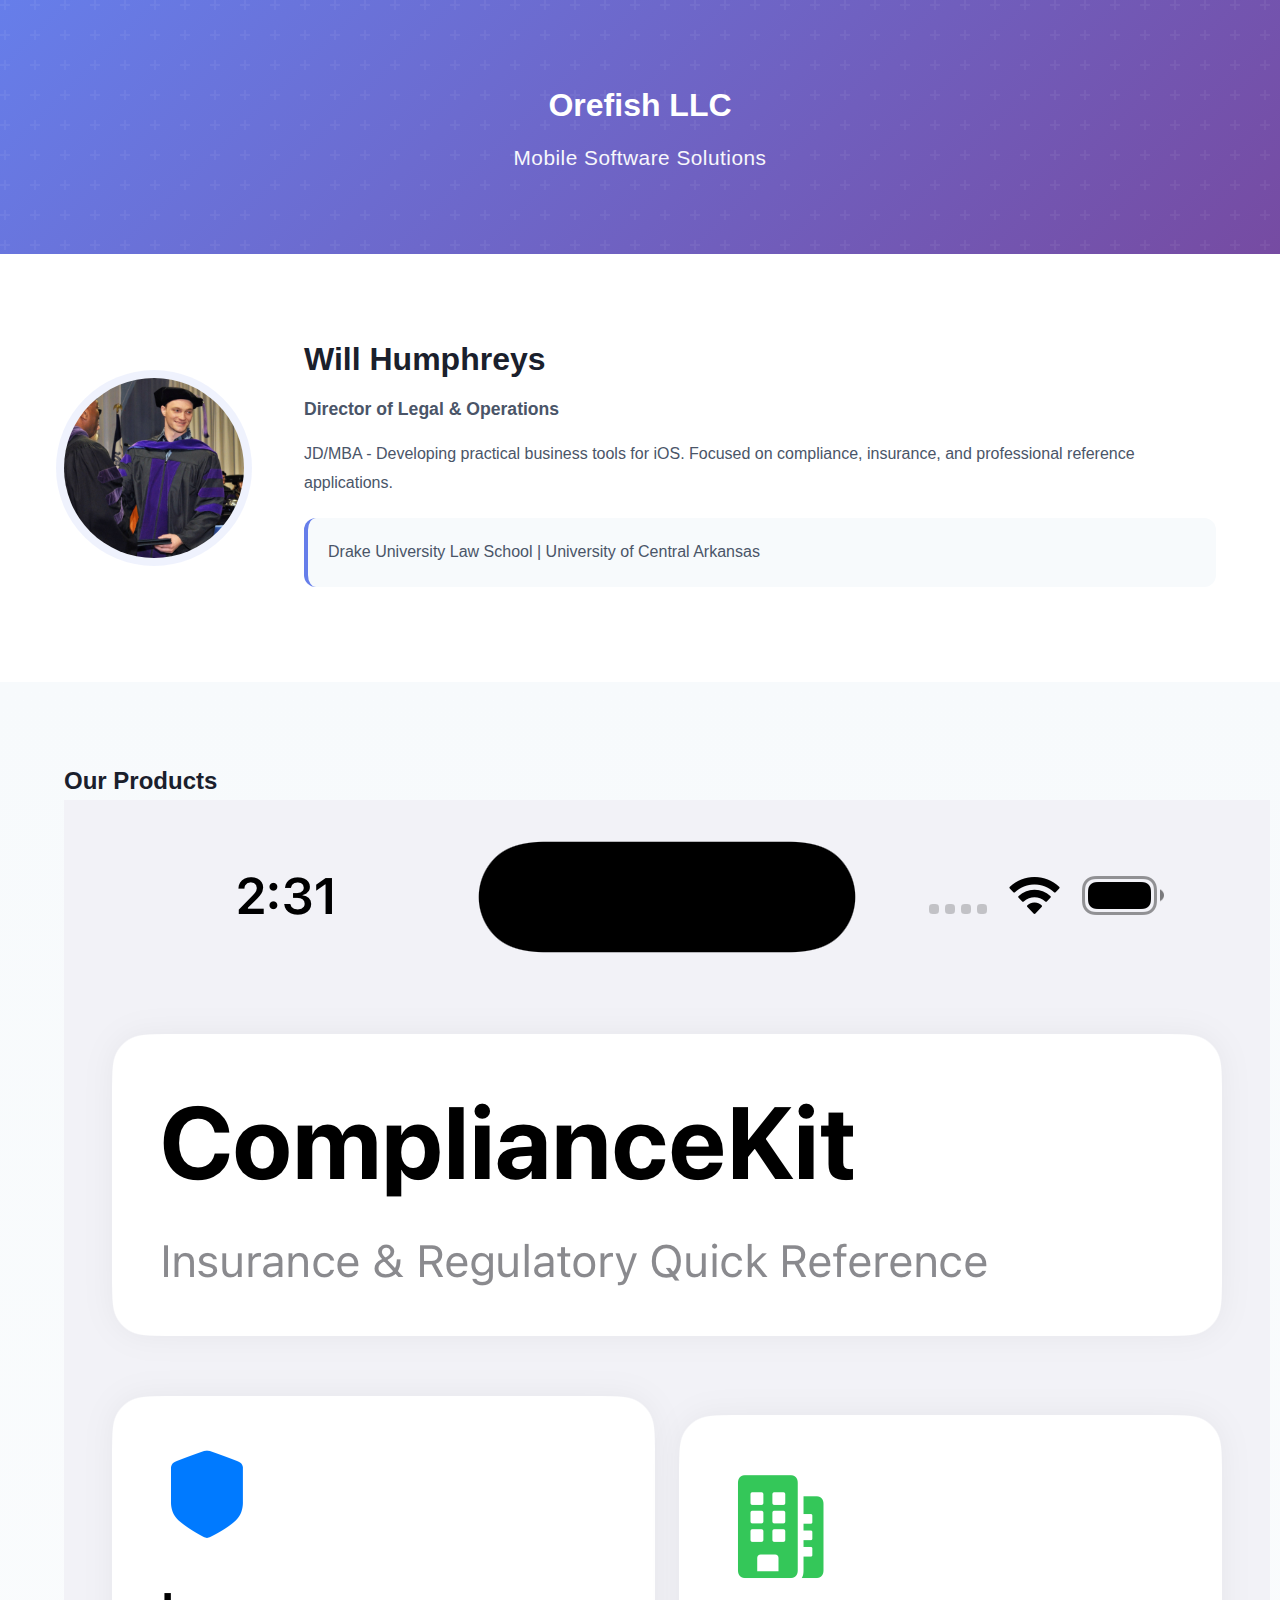
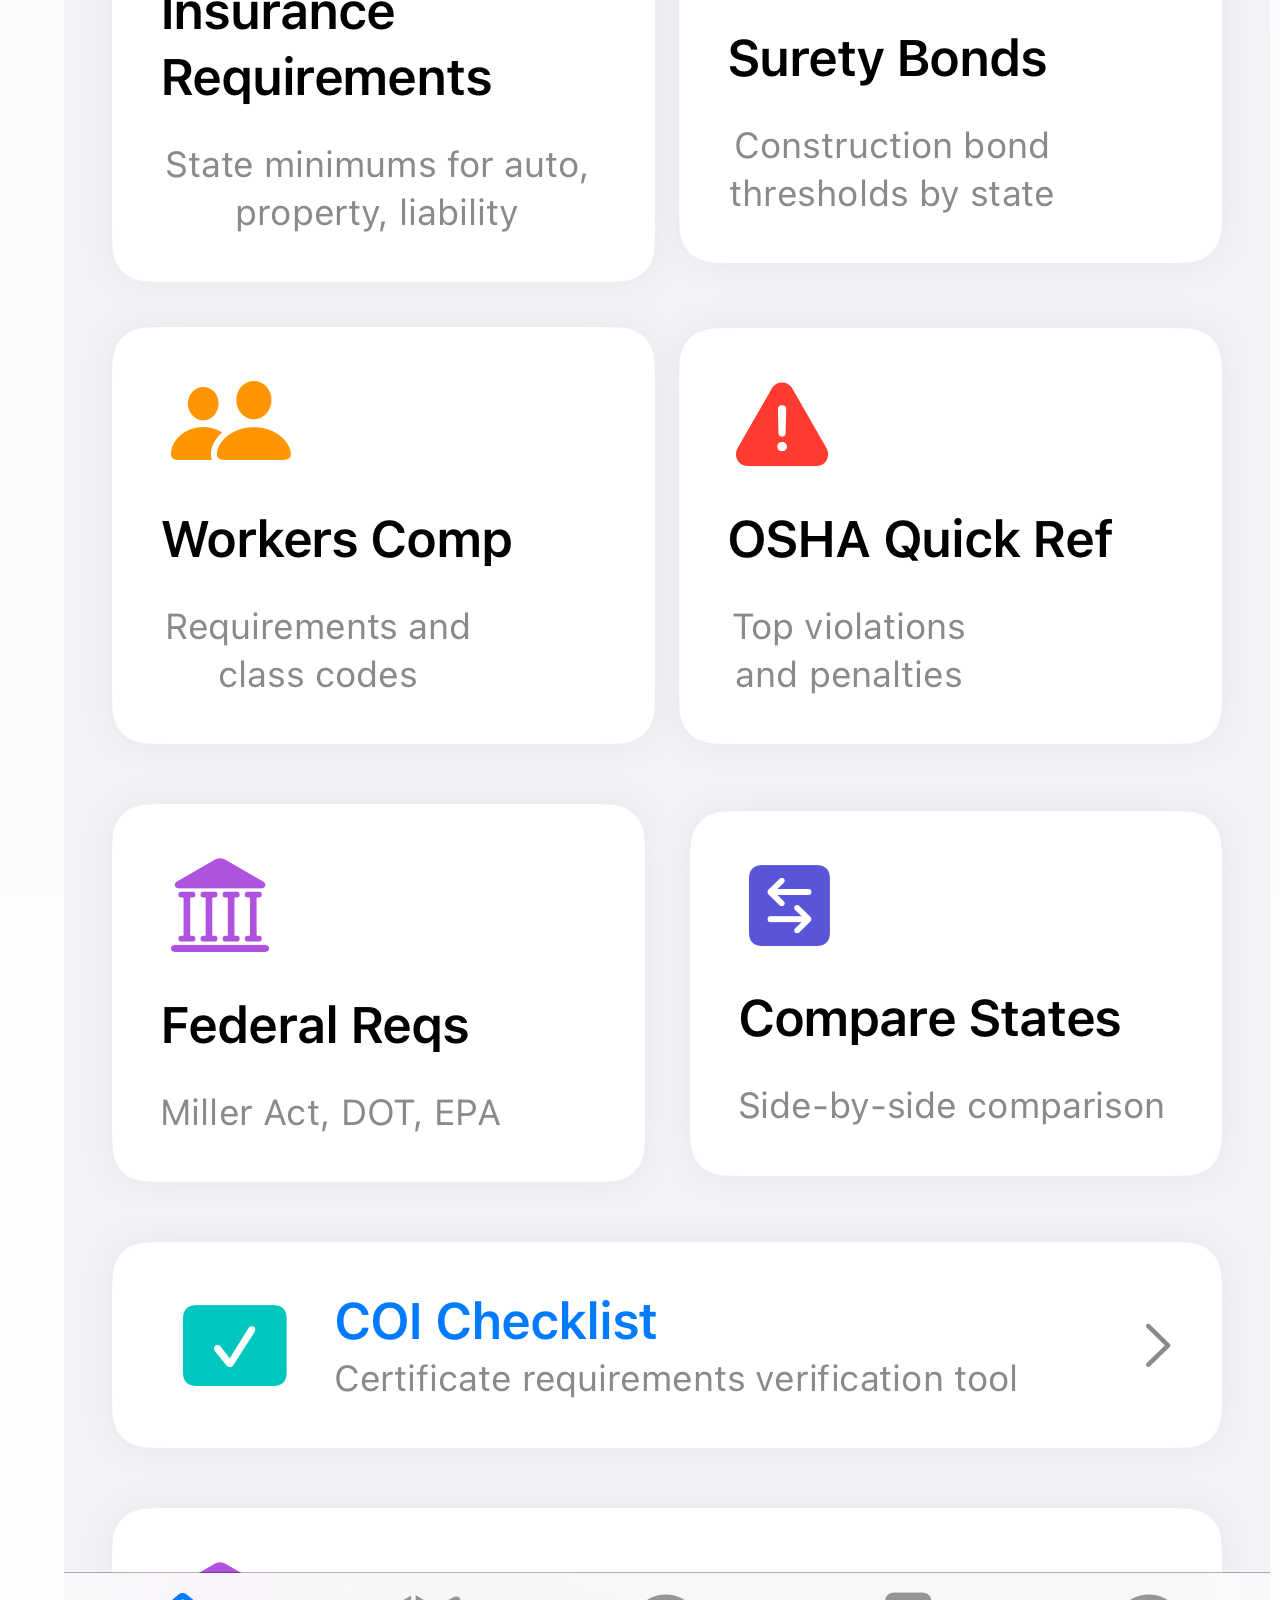
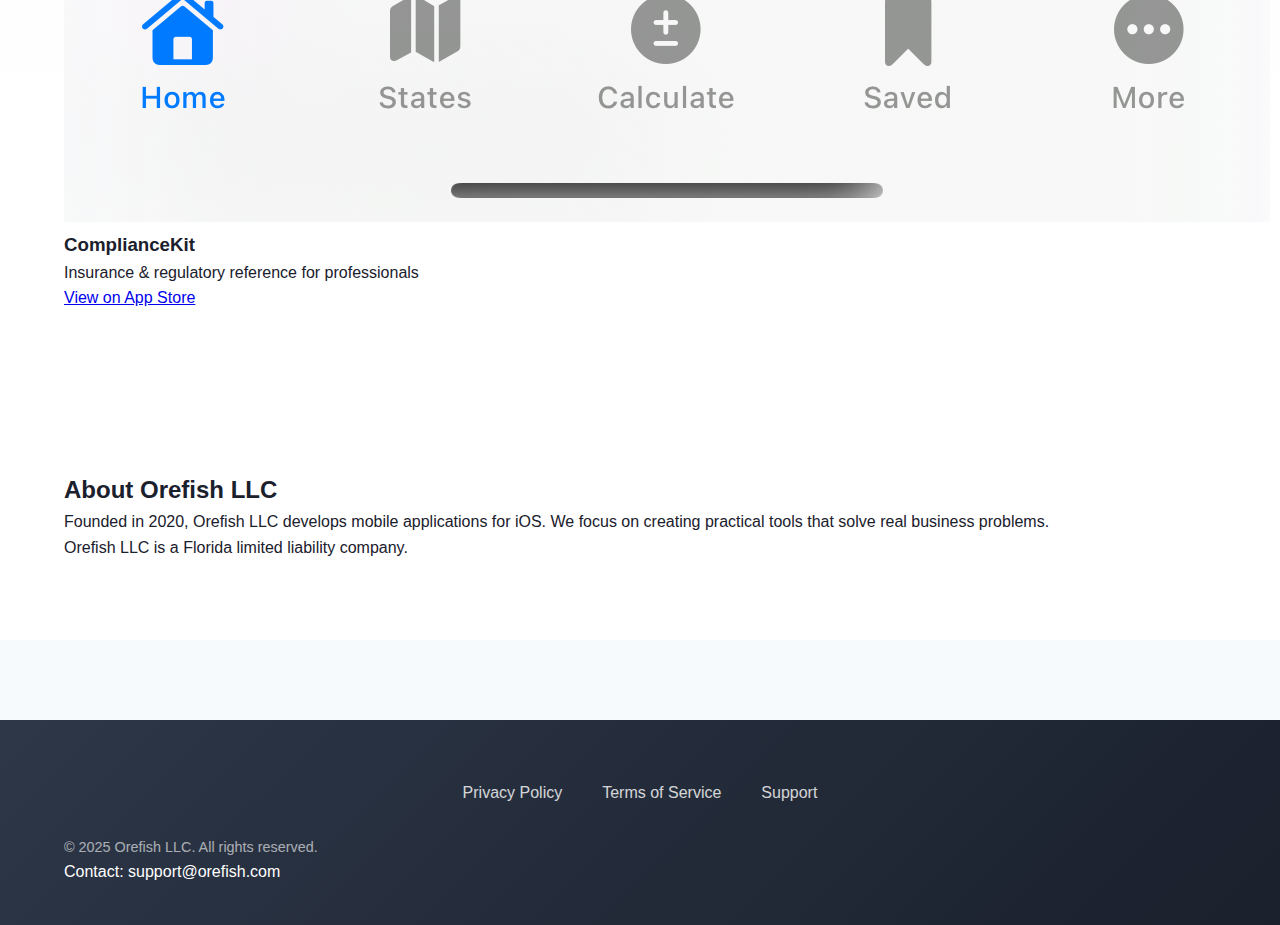
<file: index.html>
<!DOCTYPE html>
<html lang="en">
<head>
    <meta charset="UTF-8">
    <meta name="viewport" content="width=device-width, initial-scale=1.0">
    <title>Orefish LLC - Mobile Software Development</title>
    <link rel="stylesheet" href="style.css">
</head>
<body>
    <header>
        <div class="container">
            <h1>Orefish LLC</h1>
            <p class="tagline">Mobile Software Solutions</p>
        </div>
    </header>

    <section class="about">
        <div class="container">
            <div class="profile">
                <img src="profile.png" alt="Will Humphreys" class="profile-img">
                <div class="bio">
                    <h2>Will Humphreys</h2>
                    <p class="title">Director of Legal & Operations</p>
                    <p>JD/MBA - Developing practical business tools for iOS. Focused on compliance, insurance, and professional reference applications.</p>
                    <p class="credentials">Drake University Law School | University of Central Arkansas</p>
                </div>
            </div>
        </div>
    </section>

    <section class="products">
        <div class="container">
            <h2>Our Products</h2>
            <div class="app-grid">
                <div class="app-card">
                    <img src="compliancekit-icon.png" alt="ComplianceKit" class="app-icon">
                    <h3>ComplianceKit</h3>
                    <p>Insurance & regulatory reference for professionals</p>
                    <a href="https://apps.apple.com/app/idXXXXXXXXX" class="app-link">View on App Store</a>
                </div>
                <!-- Add more apps here -->
            </div>
        </div>
    </section>

    <section class="company">
        <div class="container">
            <h2>About Orefish LLC</h2>
            <p>Founded in 2020, Orefish LLC develops mobile applications for iOS. We focus on creating practical tools that solve real business problems.</p>
            <p class="legal-entity">Orefish LLC is a Florida limited liability company.</p>
        </div>
    </section>

    <footer>
        <div class="container">
            <div class="footer-links">
                <a href="privacy.html">Privacy Policy</a>
                <a href="terms.html">Terms of Service</a>
                <a href="support.html">Support</a>
            </div>
            <p class="copyright">© 2025 Orefish LLC. All rights reserved.</p>
            <p class="contact">Contact: support@orefish.com</p>
        </div>
    </footer>
</body>
</html>
</file>
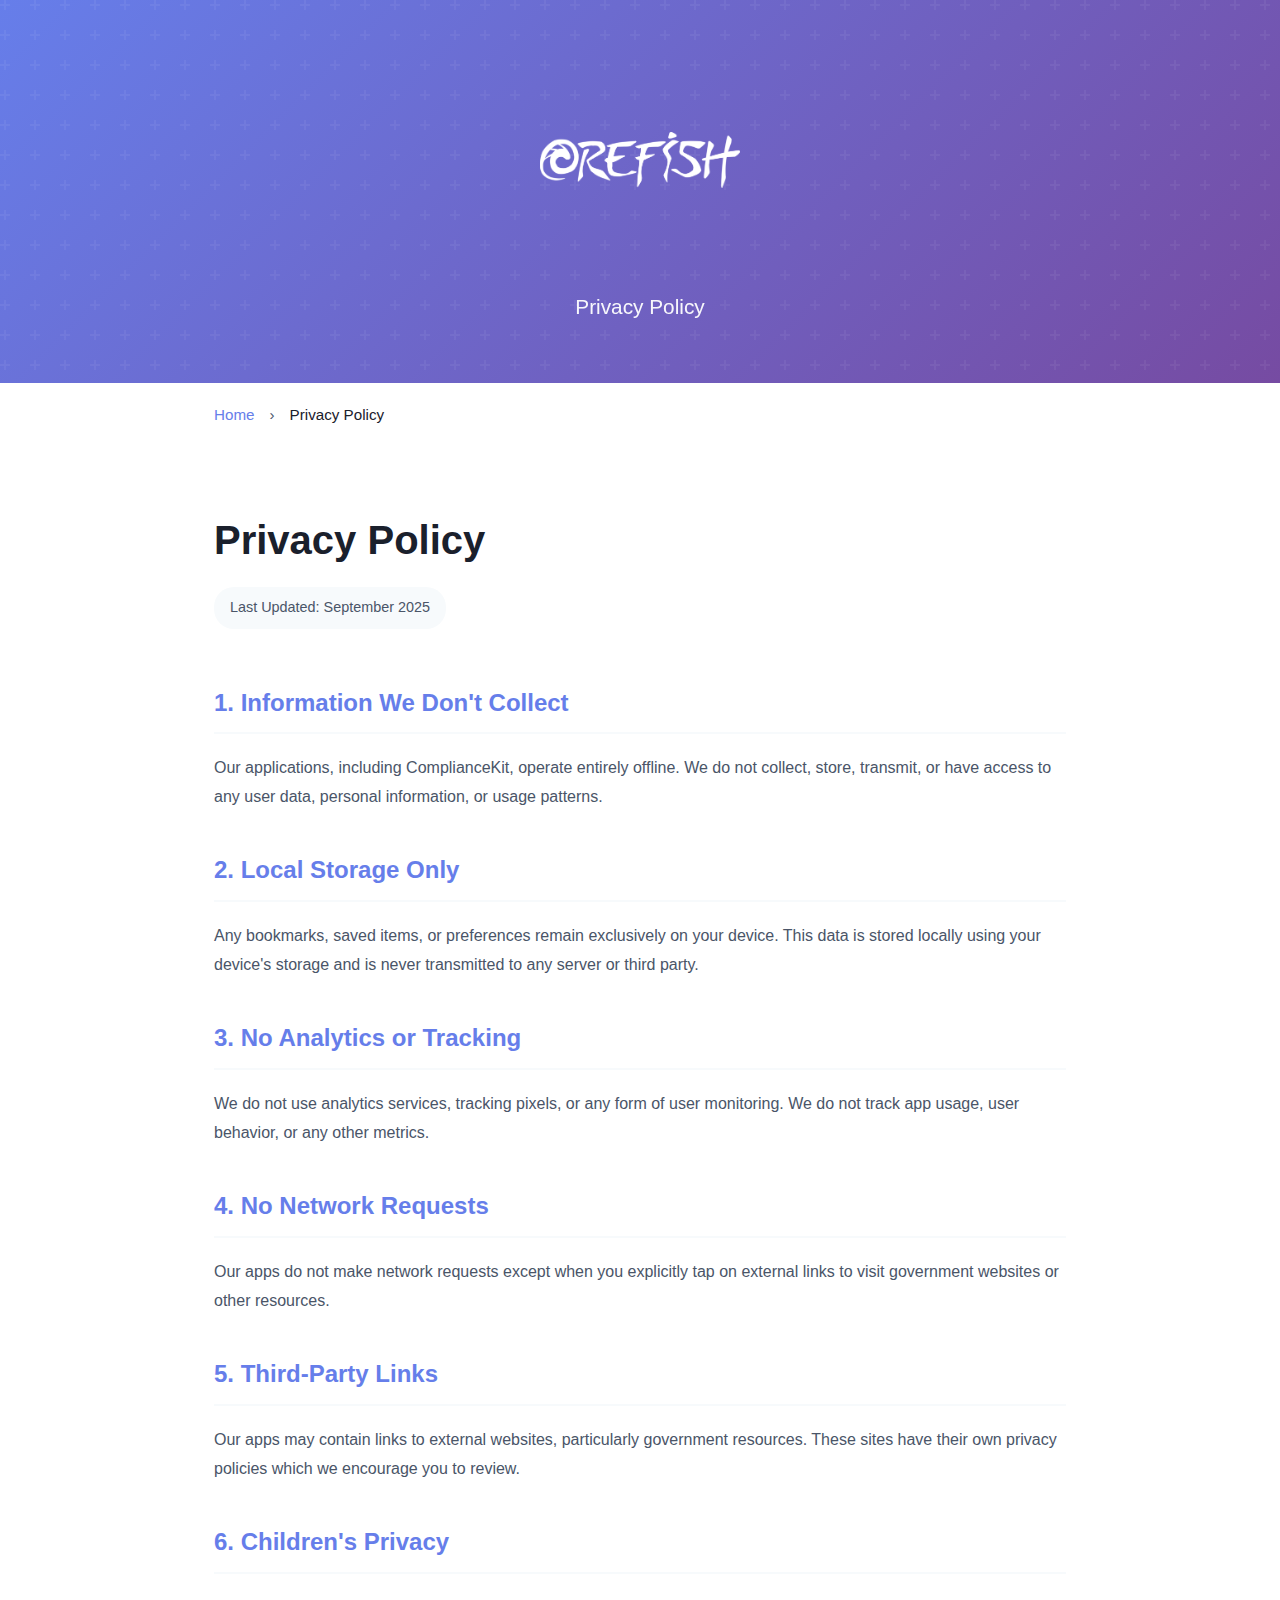
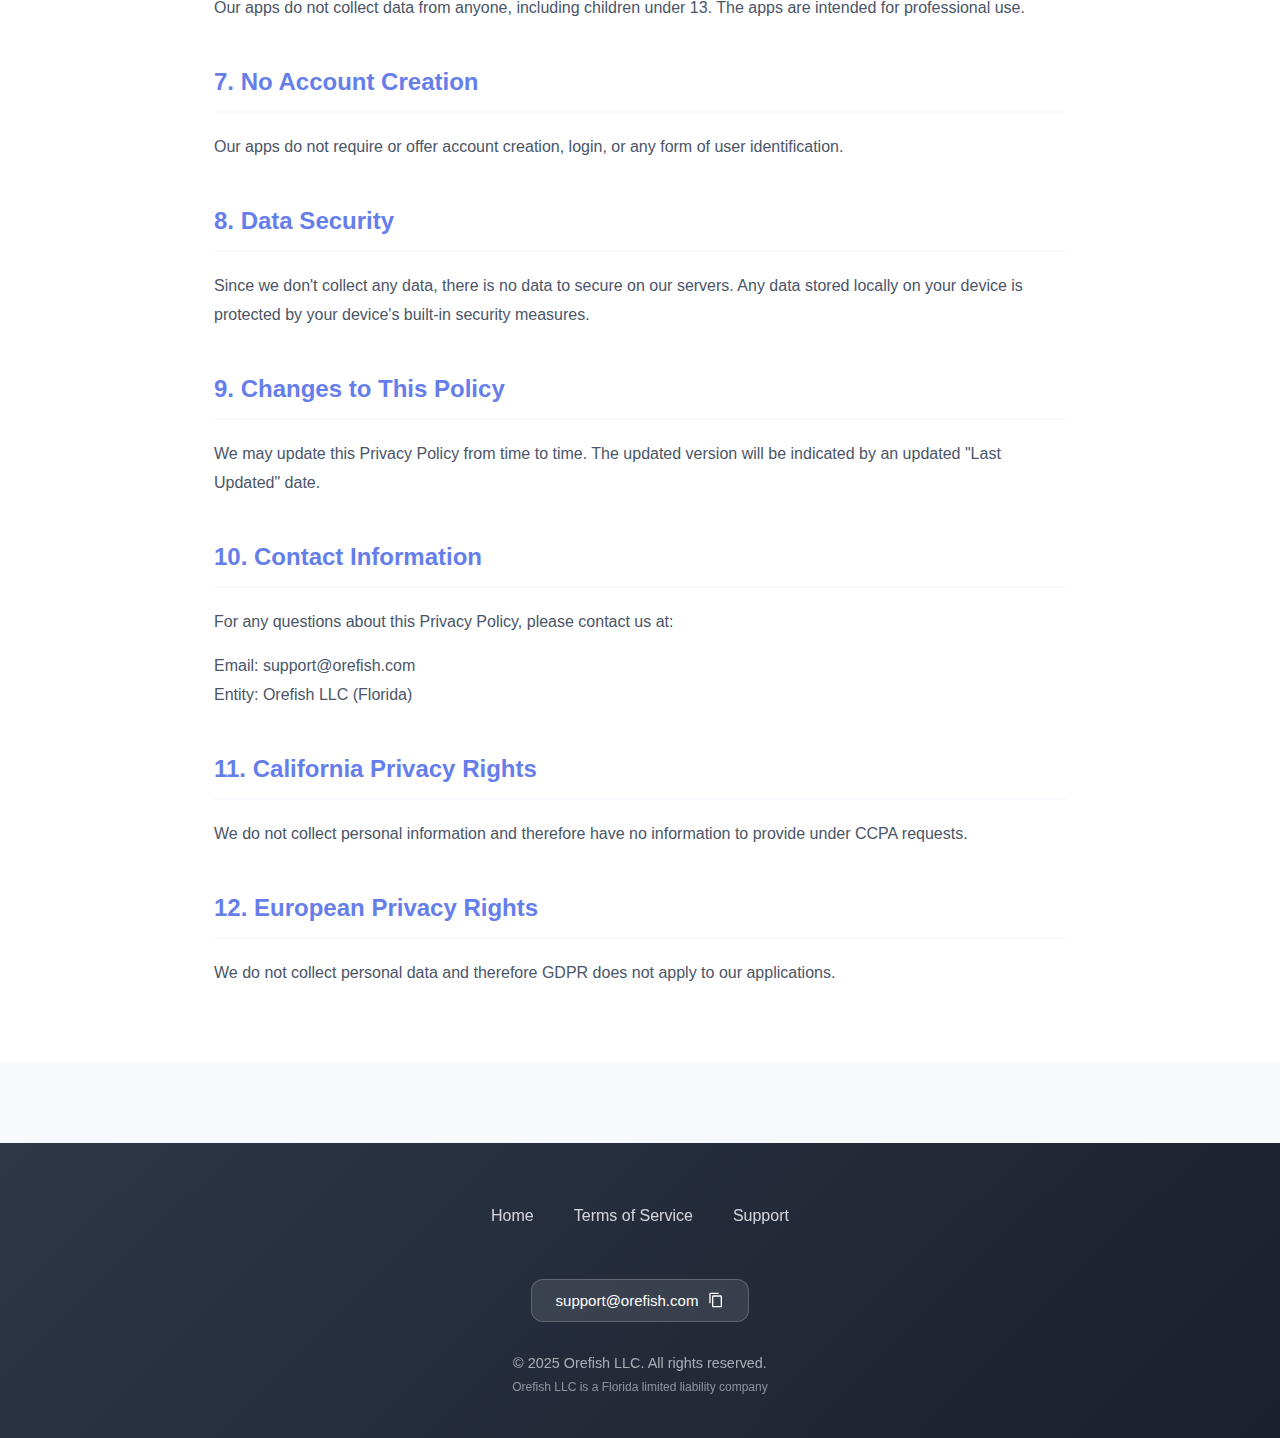
<file: privacy.html>
<!DOCTYPE html>
<html lang="en">
<head>
    <meta charset="UTF-8">
    <meta name="viewport" content="width=device-width, initial-scale=1.0">
    <title>Privacy Policy - Orefish LLC</title>
    <meta name="description" content="Privacy Policy for Orefish LLC iOS applications. We don't collect any user data.">
    
    <style>
        * {
            margin: 0;
            padding: 0;
            box-sizing: border-box;
        }

        :root {
            --primary: #667eea;
            --primary-dark: #5a67d8;
            --secondary: #764ba2;
            --text-dark: #1a202c;
            --text-light: #4a5568;
            --bg-light: #f7fafc;
            --white: #ffffff;
            --shadow-sm: 0 1px 3px rgba(0,0,0,0.12);
            --shadow-md: 0 4px 6px rgba(0,0,0,0.1);
        }

        body {
            font-family: -apple-system, BlinkMacSystemFont, 'Segoe UI', 'Inter', sans-serif;
            line-height: 1.6;
            color: var(--text-dark);
            background: var(--bg-light);
        }

        .container {
            max-width: 900px;
            margin: 0 auto;
            padding: 0 24px;
        }

        /* Header */
        header {
            background: linear-gradient(135deg, var(--primary) 0%, var(--secondary) 100%);
            color: white;
            padding: 60px 0;
            text-align: center;
            position: relative;
        }

        header::before {
            content: '';
            position: absolute;
            top: 0;
            left: 0;
            right: 0;
            bottom: 0;
            background: url("data:image/svg+xml,%3Csvg width='60' height='60' viewBox='0 0 60 60' xmlns='http://www.w3.org/2000/svg'%3E%3Cg fill='none' fill-rule='evenodd'%3E%3Cg fill='%23ffffff' fill-opacity='0.05'%3E%3Cpath d='M36 34v-4h-2v4h-4v2h4v4h2v-4h4v-2h-4zm0-30V0h-2v4h-4v2h4v4h2V6h4V4h-4zM6 34v-4H4v4H0v2h4v4h2v-4h4v-2H6zM6 4V0H4v4H0v2h4v4h2V6h4V4H6z'/%3E%3C/g%3E%3C/g%3E%3C/svg%3E");
        }

        .header-content {
            position: relative;
            z-index: 1;
        }

        .logo-link {
            display: inline-flex;
            align-items: center;
            gap: 15px;
            text-decoration: none;
            color: white;
            margin-bottom: 20px;
        }

        .logo {
            width: 200px;
            height: 200px;
        }

        .logo img {
            width: 100%;
            height: 100%;
            object-fit: contain;
            filter: brightness(0) invert(1);
        }

        .site-title {
            font-size: 2em;
            font-weight: 700;
        }

        .page-title {
            font-size: 1.3em;
            opacity: 0.95;
            font-weight: 300;
            margin-top: 10px;
        }

        /* Breadcrumb Navigation */
        .breadcrumb {
            background: white;
            padding: 20px 0;
            box-shadow: var(--shadow-sm);
        }

        .breadcrumb-nav {
            display: flex;
            align-items: center;
            gap: 15px;
            font-size: 0.95em;
        }

        .breadcrumb-nav a {
            color: var(--primary);
            text-decoration: none;
            transition: opacity 0.3s;
        }

        .breadcrumb-nav a:hover {
            opacity: 0.7;
        }

        .breadcrumb-separator {
            color: var(--text-light);
        }

        /* Content */
        .legal-content {
            background: white;
            padding: 60px 0;
            min-height: 60vh;
        }

        .legal-content h1 {
            color: var(--text-dark);
            margin-bottom: 15px;
            font-size: 2.5em;
        }

        .legal-content h2 {
            color: var(--primary);
            margin-top: 40px;
            margin-bottom: 20px;
            font-size: 1.5em;
            padding-bottom: 10px;
            border-bottom: 2px solid var(--bg-light);
        }

        .legal-content p {
            color: var(--text-light);
            margin-bottom: 15px;
            line-height: 1.8;
        }

        .last-updated {
            display: inline-block;
            color: var(--text-light);
            font-size: 0.9em;
            padding: 8px 16px;
            background: var(--bg-light);
            border-radius: 20px;
            margin-bottom: 40px;
        }

        /* Footer */
        footer {
            background: linear-gradient(135deg, #2d3748 0%, #1a202c 100%);
            color: white;
            padding: 60px 0 40px;
            margin-top: 80px;
        }

        .footer-content {
            text-align: center;
        }

        .footer-links {
            display: flex;
            justify-content: center;
            gap: 40px;
            margin-bottom: 30px;
        }

        .footer-links a {
            color: white;
            text-decoration: none;
            opacity: 0.8;
            transition: all 0.3s;
        }

        .footer-links a:hover {
            opacity: 1;
            transform: translateY(-2px);
        }

        .email-button {
            display: inline-flex;
            align-items: center;
            gap: 10px;
            padding: 12px 24px;
            background: rgba(255,255,255,0.1);
            border: 1px solid rgba(255,255,255,0.2);
            border-radius: 12px;
            color: white;
            cursor: pointer;
            transition: all 0.3s;
            margin-top: 20px;
            font-size: 15px;
            font-family: inherit;
        }

        .email-button:hover {
            background: rgba(255,255,255,0.15);
            transform: translateY(-2px);
        }

        .email-button.copied {
            background: #48bb78;
            border-color: #48bb78;
        }

        .copyright {
            margin-top: 30px;
            opacity: 0.6;
            font-size: 0.9em;
        }

        /* Mobile Responsive */
        @media (max-width: 768px) {
            .legal-content h1 {
                font-size: 2em;
            }

            .footer-links {
                flex-direction: column;
                gap: 20px;
            }
        }
    </style>
</head>
<body>
    <!-- Header -->
    <header>
        <div class="container">
            <div class="header-content">
                <a href="/" class="logo-link">
                    <div class="logo">
                        <img src="orefishlogo_white_conformed.png" alt="Orefish LLC">
                    </div>
                </a>
                <p class="page-title">Privacy Policy</p>
            </div>
        </div>
    </header>

    <!-- Breadcrumb -->
    <div class="breadcrumb">
        <div class="container">
            <nav class="breadcrumb-nav">
                <a href="/">Home</a>
                <span class="breadcrumb-separator">›</span>
                <span>Privacy Policy</span>
            </nav>
        </div>
    </div>

    <!-- Content -->
    <div class="legal-content">
        <div class="container">
            <h1>Privacy Policy</h1>
            <p class="last-updated">Last Updated: September 2025</p>

            <h2>1. Information We Don't Collect</h2>
            <p>Our applications, including ComplianceKit, operate entirely offline. We do not collect, store, transmit, or have access to any user data, personal information, or usage patterns.</p>

            <h2>2. Local Storage Only</h2>
            <p>Any bookmarks, saved items, or preferences remain exclusively on your device. This data is stored locally using your device's storage and is never transmitted to any server or third party.</p>

            <h2>3. No Analytics or Tracking</h2>
            <p>We do not use analytics services, tracking pixels, or any form of user monitoring. We do not track app usage, user behavior, or any other metrics.</p>

            <h2>4. No Network Requests</h2>
            <p>Our apps do not make network requests except when you explicitly tap on external links to visit government websites or other resources.</p>

            <h2>5. Third-Party Links</h2>
            <p>Our apps may contain links to external websites, particularly government resources. These sites have their own privacy policies which we encourage you to review.</p>

            <h2>6. Children's Privacy</h2>
            <p>Our apps do not collect data from anyone, including children under 13. The apps are intended for professional use.</p>

            <h2>7. No Account Creation</h2>
            <p>Our apps do not require or offer account creation, login, or any form of user identification.</p>

            <h2>8. Data Security</h2>
            <p>Since we don't collect any data, there is no data to secure on our servers. Any data stored locally on your device is protected by your device's built-in security measures.</p>

            <h2>9. Changes to This Policy</h2>
            <p>We may update this Privacy Policy from time to time. The updated version will be indicated by an updated "Last Updated" date.</p>

            <h2>10. Contact Information</h2>
            <p>For any questions about this Privacy Policy, please contact us at:</p>
            <p>
                Email: support@orefish.com<br>
                Entity: Orefish LLC (Florida)
            </p>

            <h2>11. California Privacy Rights</h2>
            <p>We do not collect personal information and therefore have no information to provide under CCPA requests.</p>

            <h2>12. European Privacy Rights</h2>
            <p>We do not collect personal data and therefore GDPR does not apply to our applications.</p>
        </div>
    </div>

    <!-- Footer -->
    <footer>
        <div class="container">
            <div class="footer-content">
                <div class="footer-links">
                    <a href="/">Home</a>
                    <a href="/terms">Terms of Service</a>
                    <a href="/support">Support</a>
                </div>
                
                <button class="email-button" onclick="copyEmail()" id="emailButton">
                    <span id="emailText">support@orefish.com</span>
                    <svg id="copyIcon" width="16" height="16" fill="currentColor" viewBox="0 0 24 24">
                        <path d="M16 1H4c-1.1 0-2 .9-2 2v14h2V3h12V1zm3 4H8c-1.1 0-2 .9-2 2v14c0 1.1.9 2 2 2h11c1.1 0 2-.9 2-2V7c0-1.1-.9-2-2-2zm0 16H8V7h11v14z"/>
                    </svg>
                </button>
                
                <p class="copyright">
                    © 2025 Orefish LLC. All rights reserved.<br>
                    <small style="opacity: 0.8;">Orefish LLC is a Florida limited liability company</small>
                </p>
            </div>
        </div>
    </footer>

    <script>
        // Email copy functionality
        function copyEmail() {
            const email = 'support@orefish.com';
            const button = document.getElementById('emailButton');
            const text = document.getElementById('emailText');
            const icon = document.getElementById('copyIcon');
            
            navigator.clipboard.writeText(email).then(() => {
                button.classList.add('copied');
                text.textContent = 'Copied!';
                icon.innerHTML = '<path d="M9 16.17L4.83 12l-1.42 1.41L9 19 21 7l-1.41-1.41z"/>';
                
                setTimeout(() => {
                    button.classList.remove('copied');
                    text.textContent = email;
                    icon.innerHTML = '<path d="M16 1H4c-1.1 0-2 .9-2 2v14h2V3h12V1zm3 4H8c-1.1 0-2 .9-2 2v14c0 1.1.9 2 2 2h11c1.1 0 2-.9 2-2V7c0-1.1-.9-2-2-2zm0 16H8V7h11v14z"/>';
                }, 2000);
            }).catch(() => {
                window.location.href = `mailto:${email}`;
            });
        }
    </script>
</body>
</html>
</file>
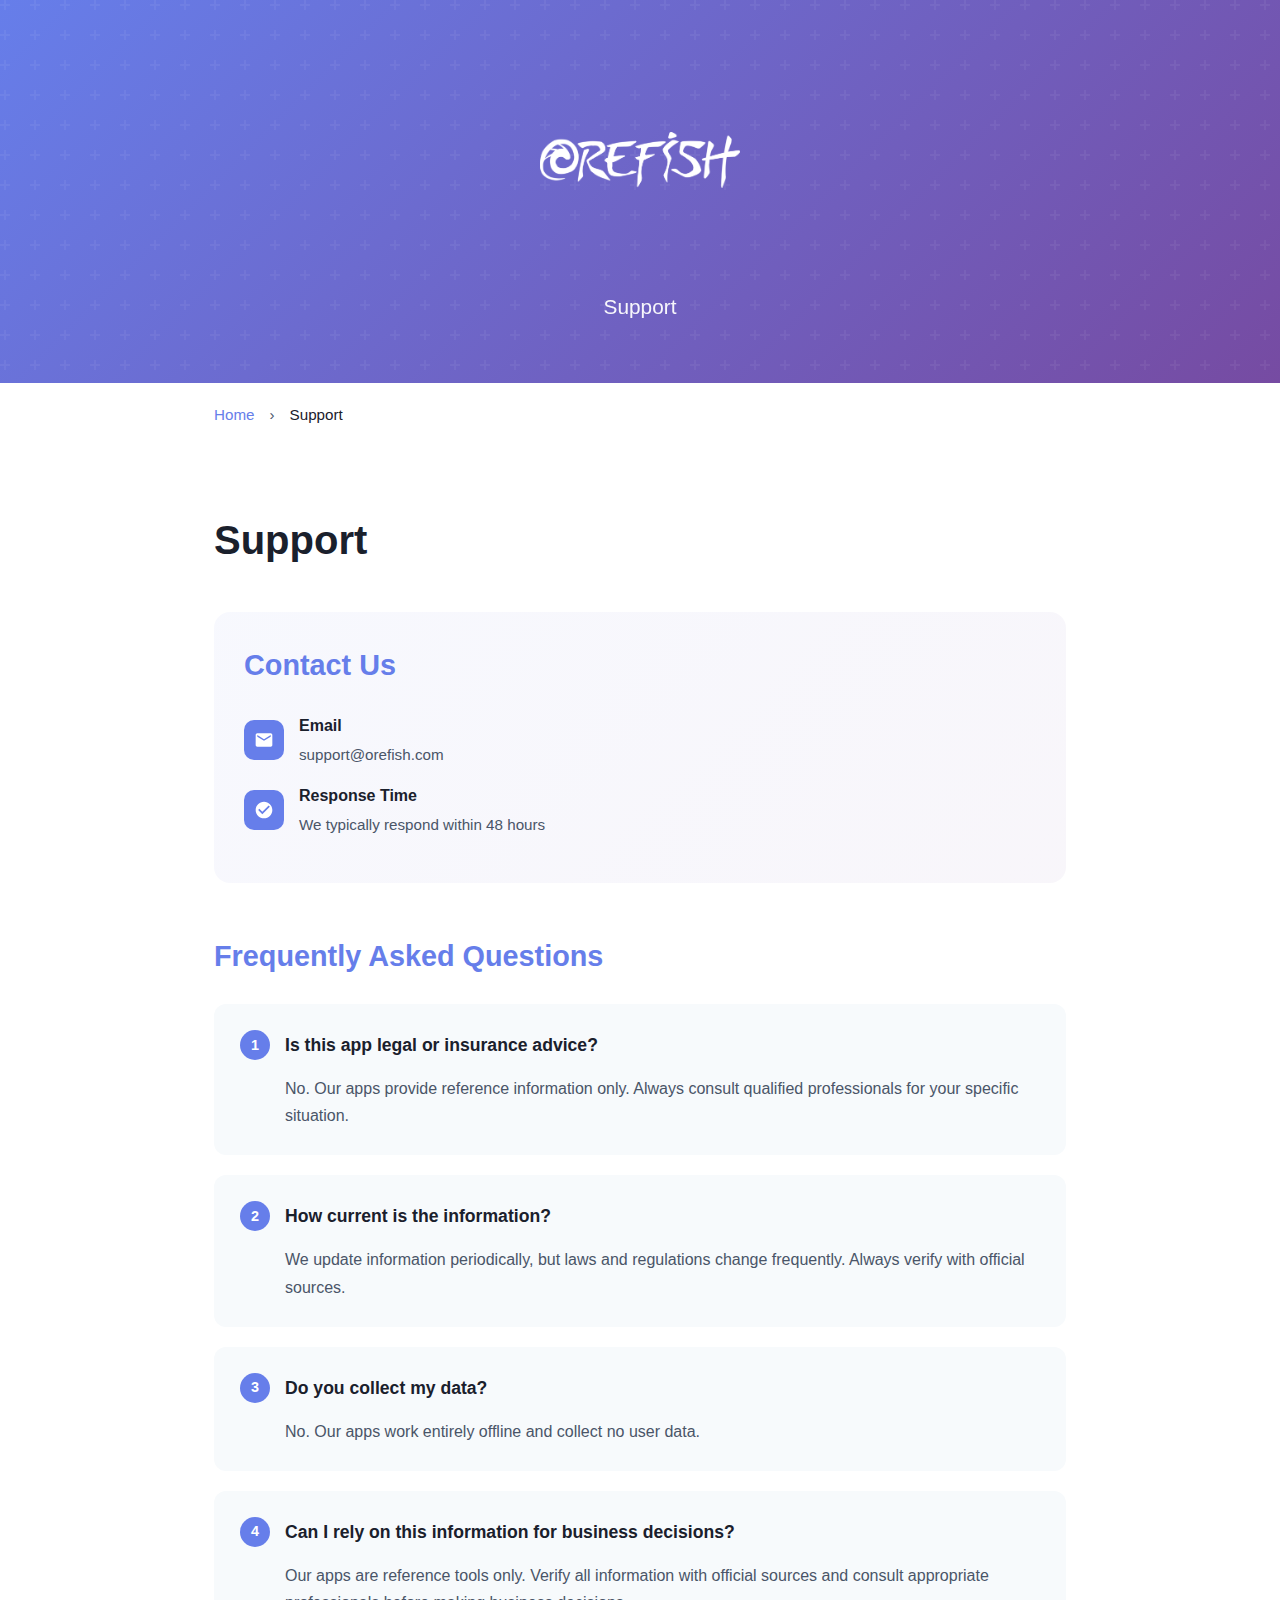
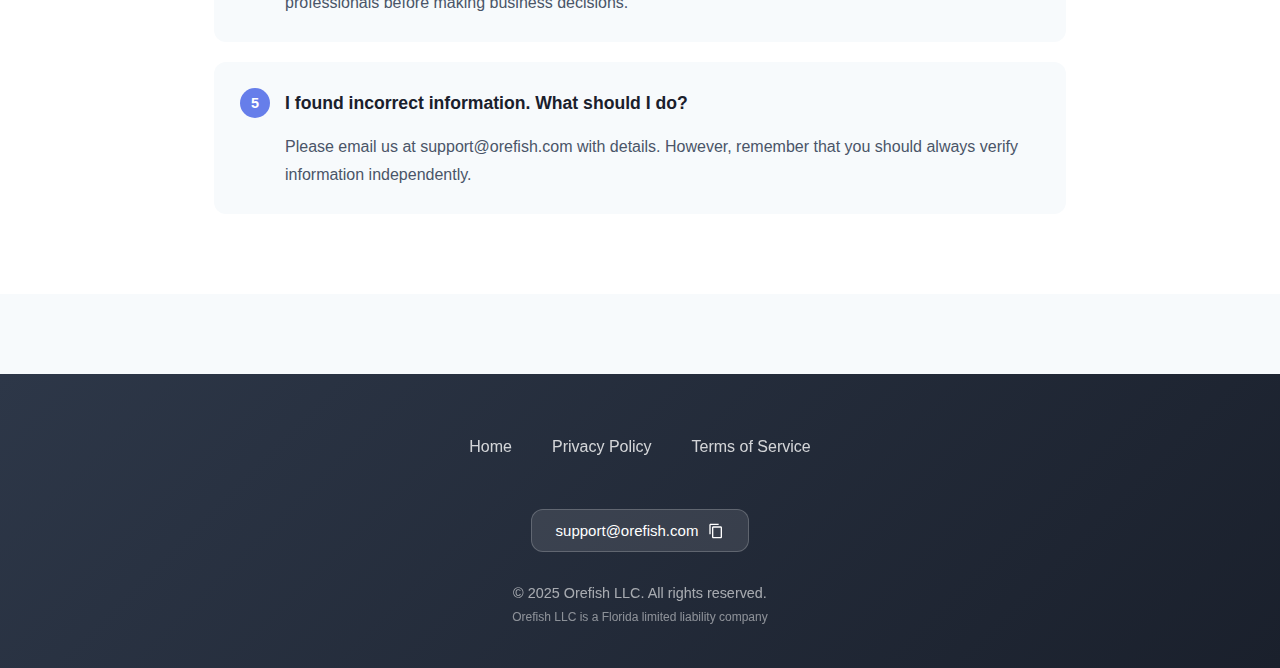
<file: support.html>
<!DOCTYPE html>
<html lang="en">
<head>
    <meta charset="UTF-8">
    <meta name="viewport" content="width=device-width, initial-scale=1.0">
    <title>Support - Orefish LLC</title>
    <meta name="description" content="Support and FAQ for Orefish LLC iOS applications.">
    
    <style>
        * {
            margin: 0;
            padding: 0;
            box-sizing: border-box;
        }

        :root {
            --primary: #667eea;
            --primary-dark: #5a67d8;
            --secondary: #764ba2;
            --text-dark: #1a202c;
            --text-light: #4a5568;
            --bg-light: #f7fafc;
            --white: #ffffff;
            --shadow-sm: 0 1px 3px rgba(0,0,0,0.12);
            --shadow-md: 0 4px 6px rgba(0,0,0,0.1);
            --shadow-lg: 0 10px 15px rgba(0,0,0,0.1);
        }

        body {
            font-family: -apple-system, BlinkMacSystemFont, 'Segoe UI', 'Inter', sans-serif;
            line-height: 1.6;
            color: var(--text-dark);
            background: var(--bg-light);
        }

        .container {
            max-width: 900px;
            margin: 0 auto;
            padding: 0 24px;
        }

        /* Header */
        header {
            background: linear-gradient(135deg, var(--primary) 0%, var(--secondary) 100%);
            color: white;
            padding: 60px 0;
            text-align: center;
            position: relative;
        }

        header::before {
            content: '';
            position: absolute;
            top: 0;
            left: 0;
            right: 0;
            bottom: 0;
            background: url("data:image/svg+xml,%3Csvg width='60' height='60' viewBox='0 0 60 60' xmlns='http://www.w3.org/2000/svg'%3E%3Cg fill='none' fill-rule='evenodd'%3E%3Cg fill='%23ffffff' fill-opacity='0.05'%3E%3Cpath d='M36 34v-4h-2v4h-4v2h4v4h2v-4h4v-2h-4zm0-30V0h-2v4h-4v2h4v4h2V6h4V4h-4zM6 34v-4H4v4H0v2h4v4h2v-4h4v-2H6zM6 4V0H4v4H0v2h4v4h2V6h4V4H6z'/%3E%3C/g%3E%3C/g%3E%3C/svg%3E");
        }

        .header-content {
            position: relative;
            z-index: 1;
        }

        .logo-link {
            display: inline-flex;
            align-items: center;
            gap: 15px;
            text-decoration: none;
            color: white;
            margin-bottom: 20px;
        }

        .logo {
            width: 200px;
            height: 200px;
        }

        .logo img {
            width: 100%;
            height: 100%;
            object-fit: contain;
            filter: brightness(0) invert(1);
        }

        .site-title {
            font-size: 2em;
            font-weight: 700;
        }

        .page-title {
            font-size: 1.3em;
            opacity: 0.95;
            font-weight: 300;
            margin-top: 10px;
        }

        /* Breadcrumb Navigation */
        .breadcrumb {
            background: white;
            padding: 20px 0;
            box-shadow: var(--shadow-sm);
        }

        .breadcrumb-nav {
            display: flex;
            align-items: center;
            gap: 15px;
            font-size: 0.95em;
        }

        .breadcrumb-nav a {
            color: var(--primary);
            text-decoration: none;
            transition: opacity 0.3s;
        }

        .breadcrumb-nav a:hover {
            opacity: 0.7;
        }

        .breadcrumb-separator {
            color: var(--text-light);
        }

        /* Content */
        .support-content {
            background: white;
            padding: 60px 0;
            min-height: 60vh;
        }

        .support-content h1 {
            color: var(--text-dark);
            margin-bottom: 40px;
            font-size: 2.5em;
        }

        .support-content h2 {
            color: var(--primary);
            margin-top: 40px;
            margin-bottom: 25px;
            font-size: 1.8em;
        }

        /* Contact Section */
        .contact-section {
            background: linear-gradient(135deg, rgba(102, 126, 234, 0.05), rgba(118, 75, 162, 0.05));
            border-radius: 16px;
            padding: 30px;
            margin-bottom: 50px;
        }

        .contact-method {
            display: flex;
            align-items: center;
            gap: 15px;
            margin-bottom: 15px;
        }

        .contact-icon {
            width: 40px;
            height: 40px;
            background: var(--primary);
            color: white;
            border-radius: 10px;
            display: flex;
            align-items: center;
            justify-content: center;
        }

        .contact-details {
            flex: 1;
        }

        .contact-details strong {
            display: block;
            color: var(--text-dark);
            margin-bottom: 4px;
        }

        .contact-details span {
            color: var(--text-light);
            font-size: 0.95em;
        }

        /* FAQ Section */
        .faq-item {
            background: var(--bg-light);
            border-radius: 12px;
            padding: 25px;
            margin-bottom: 20px;
            border: 1px solid transparent;
            transition: all 0.3s;
            cursor: pointer;
        }

        .faq-item:hover {
            background: white;
            border-color: var(--primary);
            box-shadow: var(--shadow-md);
            transform: translateY(-2px);
        }

        .faq-question {
            display: flex;
            align-items: center;
            gap: 15px;
            margin-bottom: 15px;
        }

        .faq-number {
            width: 30px;
            height: 30px;
            background: var(--primary);
            color: white;
            border-radius: 50%;
            display: flex;
            align-items: center;
            justify-content: center;
            font-weight: 600;
            font-size: 0.9em;
            flex-shrink: 0;
        }

        .faq-item h3 {
            color: var(--text-dark);
            font-size: 1.1em;
            margin: 0;
            flex: 1;
        }

        .faq-item p {
            color: var(--text-light);
            line-height: 1.7;
            padding-left: 45px;
        }

        /* Footer */
        footer {
            background: linear-gradient(135deg, #2d3748 0%, #1a202c 100%);
            color: white;
            padding: 60px 0 40px;
            margin-top: 80px;
        }

        .footer-content {
            text-align: center;
        }

        .footer-links {
            display: flex;
            justify-content: center;
            gap: 40px;
            margin-bottom: 30px;
        }

        .footer-links a {
            color: white;
            text-decoration: none;
            opacity: 0.8;
            transition: all 0.3s;
        }

        .footer-links a:hover {
            opacity: 1;
            transform: translateY(-2px);
        }

        .email-button {
            display: inline-flex;
            align-items: center;
            gap: 10px;
            padding: 12px 24px;
            background: rgba(255,255,255,0.1);
            border: 1px solid rgba(255,255,255,0.2);
            border-radius: 12px;
            color: white;
            cursor: pointer;
            transition: all 0.3s;
            margin-top: 20px;
            font-size: 15px;
            font-family: inherit;
        }

        .email-button:hover {
            background: rgba(255,255,255,0.15);
            transform: translateY(-2px);
        }

        .email-button.copied {
            background: #48bb78;
            border-color: #48bb78;
        }

        .copyright {
            margin-top: 30px;
            opacity: 0.6;
            font-size: 0.9em;
        }

        /* Mobile Responsive */
        @media (max-width: 768px) {
            .support-content h1 {
                font-size: 2em;
            }

            .faq-item p {
                padding-left: 0;
                margin-top: 15px;
            }

            .footer-links {
                flex-direction: column;
                gap: 20px;
            }
        }
    </style>
</head>
<body>
    <!-- Header -->
    <header>
        <div class="container">
            <div class="header-content">
                <a href="/" class="logo-link">
                    <div class="logo">
                        <img src="orefishlogo_white_conformed.png" alt="Orefish LLC">
                    </div>
                </a>
                <p class="page-title">Support</p>
            </div>
        </div>
    </header>

    <!-- Breadcrumb -->
    <div class="breadcrumb">
        <div class="container">
            <nav class="breadcrumb-nav">
                <a href="/">Home</a>
                <span class="breadcrumb-separator">›</span>
                <span>Support</span>
            </nav>
        </div>
    </div>

    <!-- Content -->
    <div class="support-content">
        <div class="container">
            <h1>Support</h1>
            
            <!-- Contact Section -->
            <div class="contact-section">
                <h2 style="margin-top: 0;">Contact Us</h2>
                <div class="contact-method">
                    <div class="contact-icon">
                        <svg width="20" height="20" fill="currentColor" viewBox="0 0 24 24">
                            <path d="M20 4H4c-1.1 0-1.99.9-1.99 2L2 18c0 1.1.9 2 2 2h16c1.1 0 2-.9 2-2V6c0-1.1-.9-2-2-2zm0 4l-8 5-8-5V6l8 5 8-5v2z"/>
                        </svg>
                    </div>
                    <div class="contact-details">
                        <strong>Email</strong>
                        <span>support@orefish.com</span>
                    </div>
                </div>
                <div class="contact-method">
                    <div class="contact-icon">
                        <svg width="20" height="20" fill="currentColor" viewBox="0 0 24 24">
                            <path d="M12 2C6.48 2 2 6.48 2 12s4.48 10 10 10 10-4.48 10-10S17.52 2 12 2zm-2 15l-5-5 1.41-1.41L10 14.17l7.59-7.59L19 8l-9 9z"/>
                        </svg>
                    </div>
                    <div class="contact-details">
                        <strong>Response Time</strong>
                        <span>We typically respond within 48 hours</span>
                    </div>
                </div>
            </div>

            <!-- FAQ Section -->
            <h2>Frequently Asked Questions</h2>
            
            <div class="faq-item">
                <div class="faq-question">
                    <div class="faq-number">1</div>
                    <h3>Is this app legal or insurance advice?</h3>
                </div>
                <p>No. Our apps provide reference information only. Always consult qualified professionals for your specific situation.</p>
            </div>

            <div class="faq-item">
                <div class="faq-question">
                    <div class="faq-number">2</div>
                    <h3>How current is the information?</h3>
                </div>
                <p>We update information periodically, but laws and regulations change frequently. Always verify with official sources.</p>
            </div>

            <div class="faq-item">
                <div class="faq-question">
                    <div class="faq-number">3</div>
                    <h3>Do you collect my data?</h3>
                </div>
                <p>No. Our apps work entirely offline and collect no user data.</p>
            </div>

            <div class="faq-item">
                <div class="faq-question">
                    <div class="faq-number">4</div>
                    <h3>Can I rely on this information for business decisions?</h3>
                </div>
                <p>Our apps are reference tools only. Verify all information with official sources and consult appropriate professionals before making business decisions.</p>
            </div>

            <div class="faq-item">
                <div class="faq-question">
                    <div class="faq-number">5</div>
                    <h3>I found incorrect information. What should I do?</h3>
                </div>
                <p>Please email us at support@orefish.com with details. However, remember that you should always verify information independently.</p>
            </div>
        </div>
    </div>

    <!-- Footer -->
    <footer>
        <div class="container">
            <div class="footer-content">
                <div class="footer-links">
                    <a href="/">Home</a>
                    <a href="/privacy">Privacy Policy</a>
                    <a href="/terms">Terms of Service</a>
                </div>
                
                <button class="email-button" onclick="copyEmail()" id="emailButton">
                    <span id="emailText">support@orefish.com</span>
                    <svg id="copyIcon" width="16" height="16" fill="currentColor" viewBox="0 0 24 24">
                        <path d="M16 1H4c-1.1 0-2 .9-2 2v14h2V3h12V1zm3 4H8c-1.1 0-2 .9-2 2v14c0 1.1.9 2 2 2h11c1.1 0 2-.9 2-2V7c0-1.1-.9-2-2-2zm0 16H8V7h11v14z"/>
                    </svg>
                </button>
                
                <p class="copyright">
                    © 2025 Orefish LLC. All rights reserved.<br>
                    <small style="opacity: 0.8;">Orefish LLC is a Florida limited liability company</small>
                </p>
            </div>
        </div>
    </footer>

    <script>
        // Email copy functionality
        function copyEmail() {
            const email = 'support@orefish.com';
            const button = document.getElementById('emailButton');
            const text = document.getElementById('emailText');
            const icon = document.getElementById('copyIcon');
            
            navigator.clipboard.writeText(email).then(() => {
                button.classList.add('copied');
                text.textContent = 'Copied!';
                icon.innerHTML = '<path d="M9 16.17L4.83 12l-1.42 1.41L9 19 21 7l-1.41-1.41z"/>';
                
                setTimeout(() => {
                    button.classList.remove('copied');
                    text.textContent = email;
                    icon.innerHTML = '<path d="M16 1H4c-1.1 0-2 .9-2 2v14h2V3h12V1zm3 4H8c-1.1 0-2 .9-2 2v14c0 1.1.9 2 2 2h11c1.1 0 2-.9 2-2V7c0-1.1-.9-2-2-2zm0 16H8V7h11v14z"/>';
                }, 2000);
            }).catch(() => {
                window.location.href = `mailto:${email}`;
            });
        }
    </script>
</body>
</html>
</file>
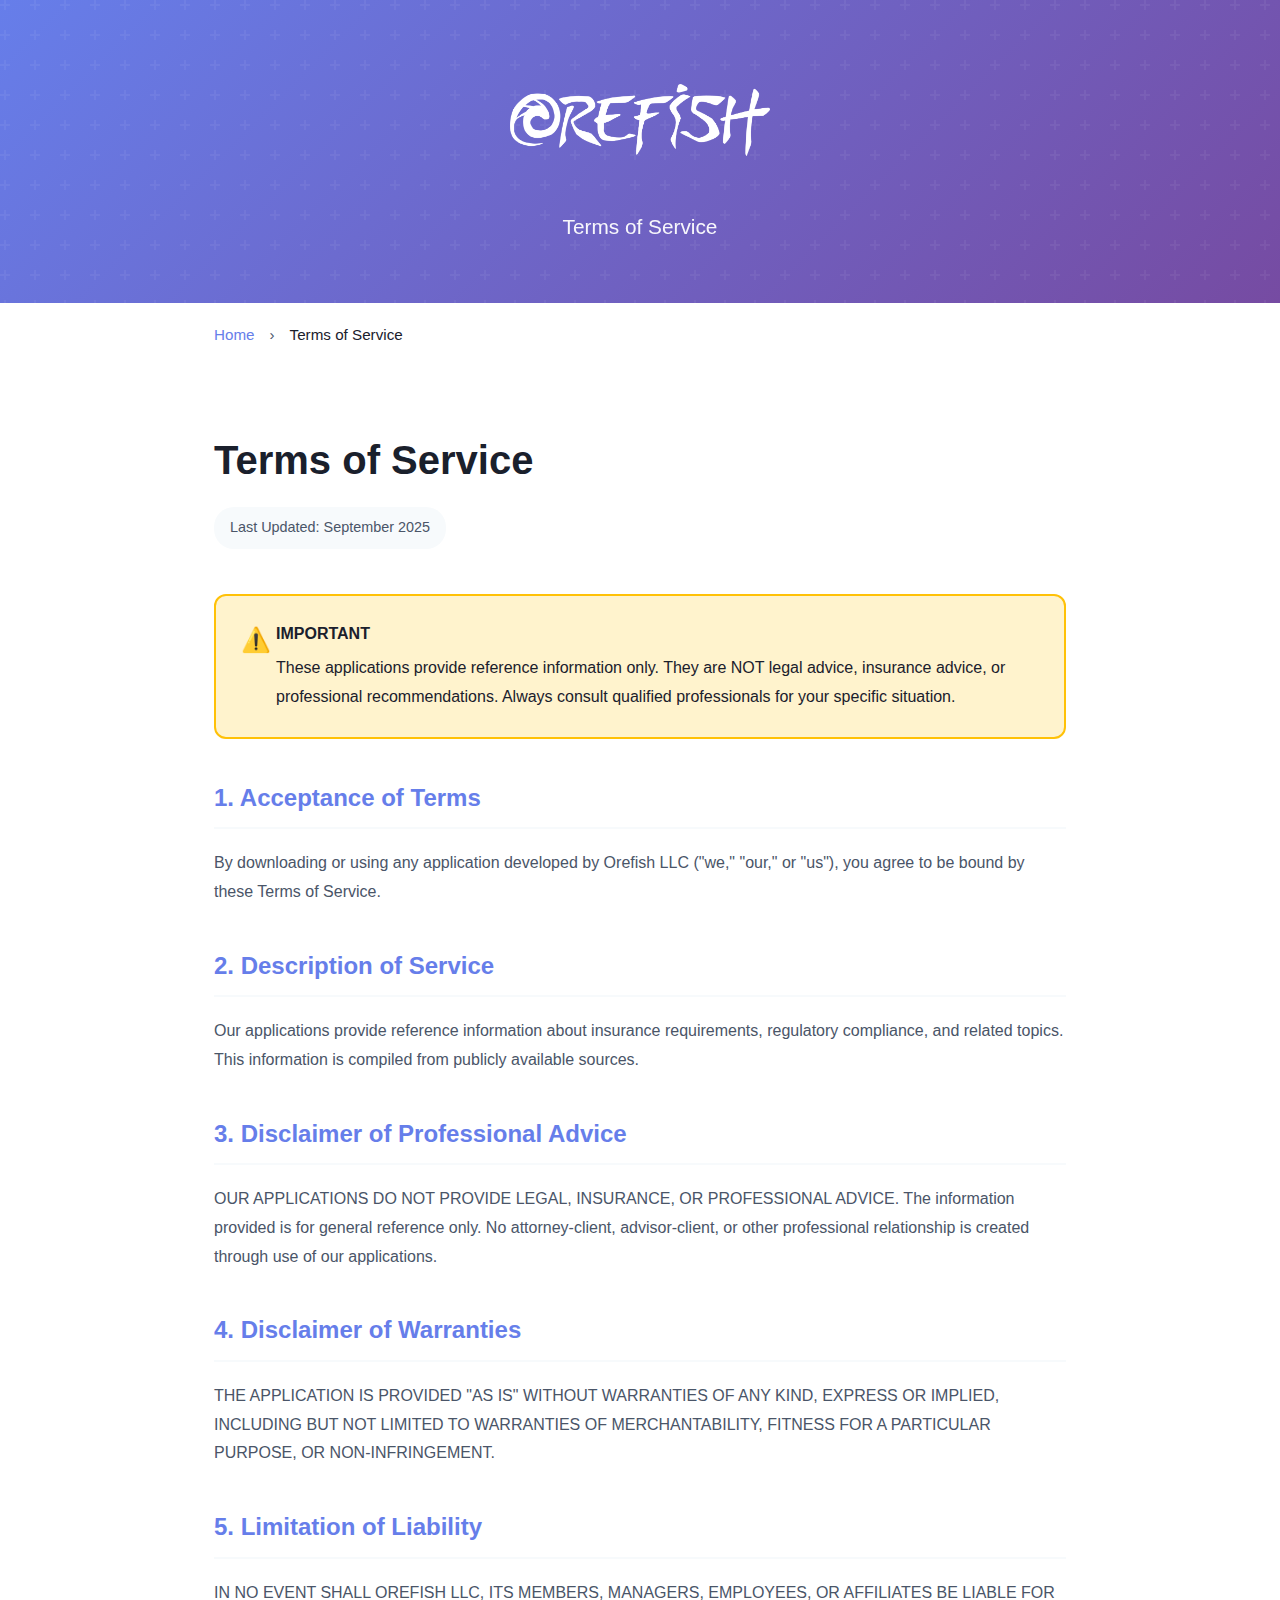
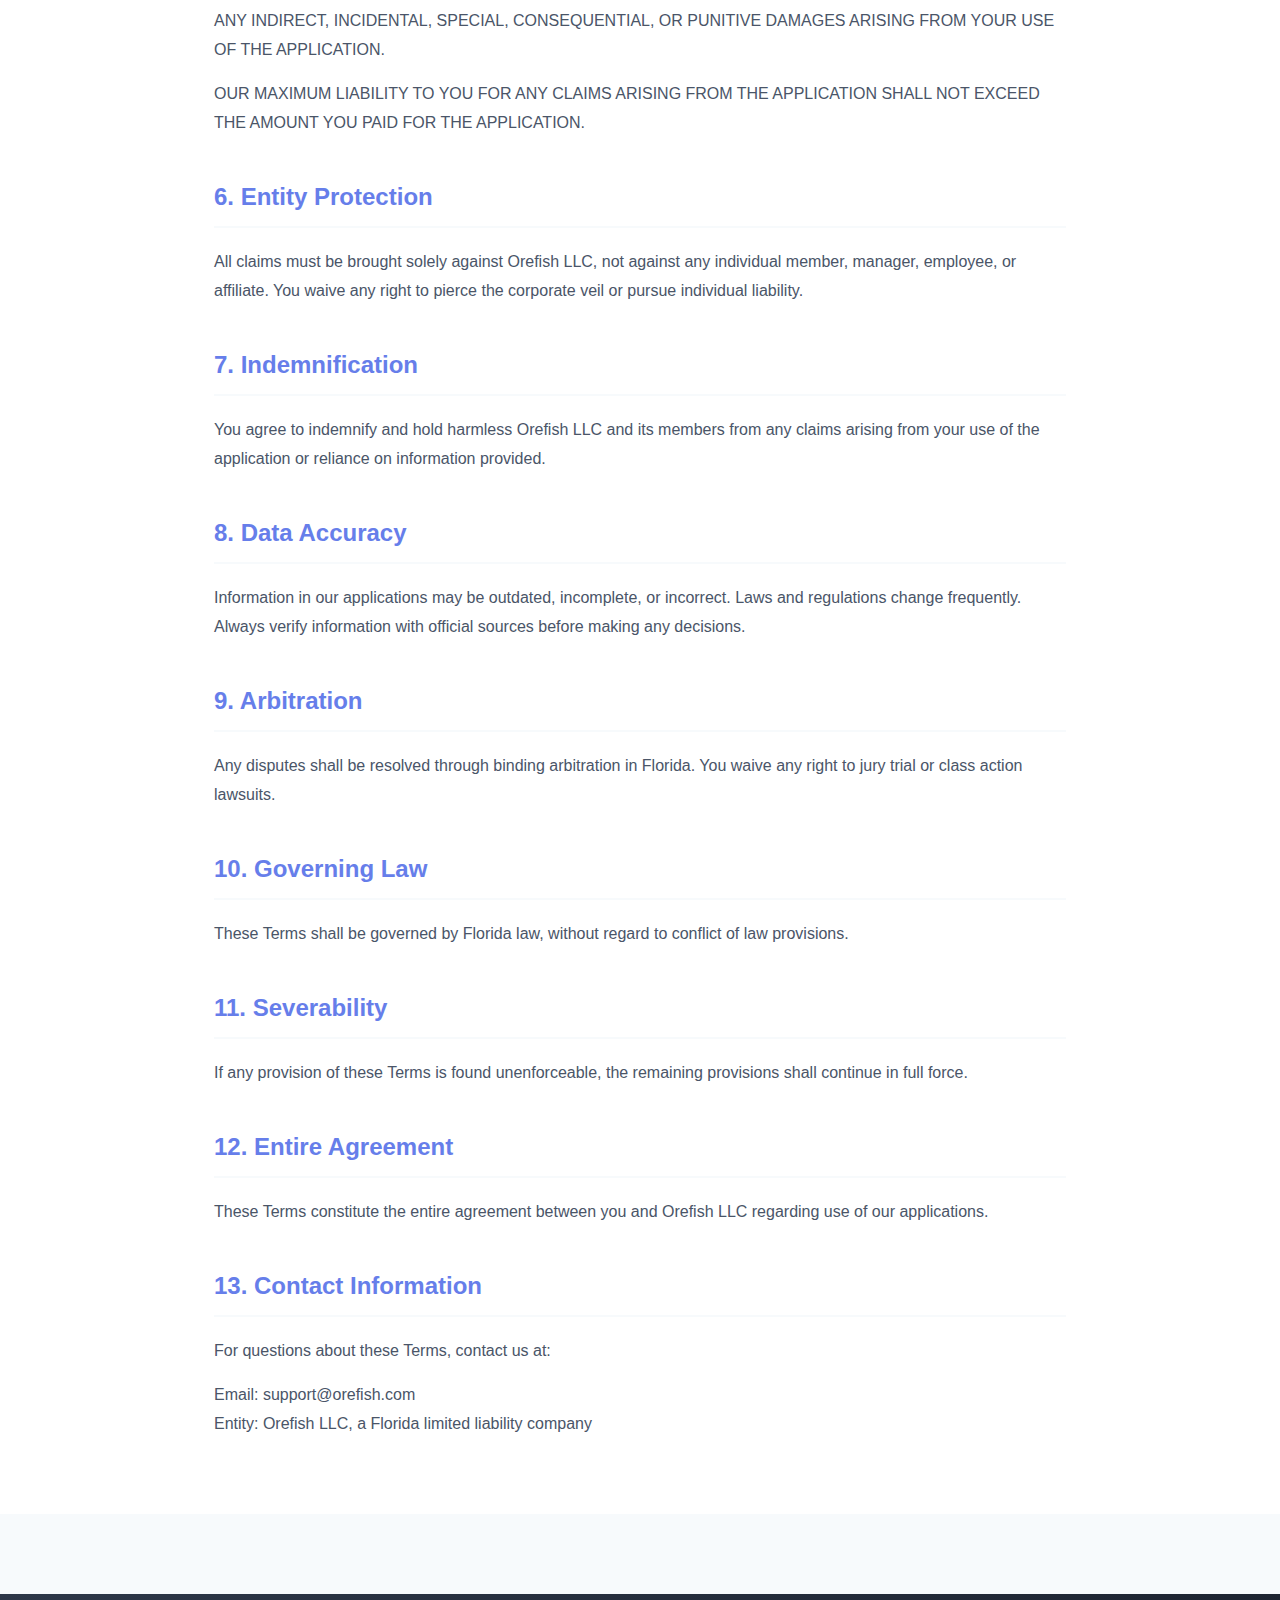
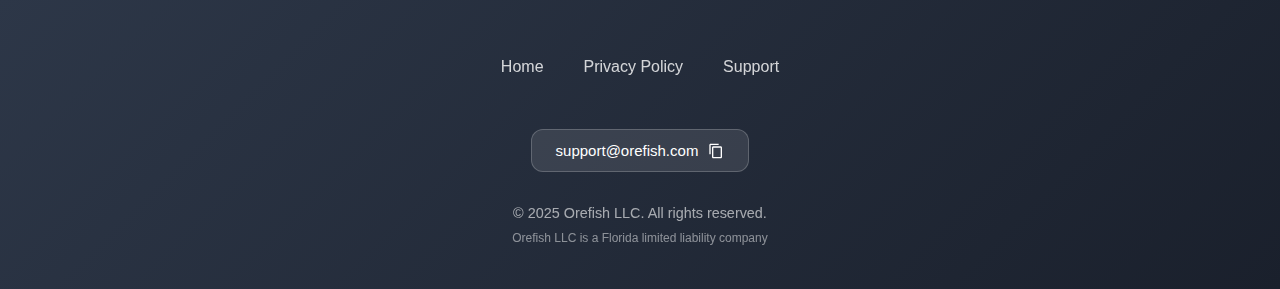
<file: terms.html>
<!DOCTYPE html>
<html lang="en">
<head>
    <meta charset="UTF-8">
    <meta name="viewport" content="width=device-width, initial-scale=1.0">
    <title>Terms of Service - Orefish LLC</title>
    <meta name="description" content="Terms of Service for Orefish LLC iOS applications.">
    
    <style>
        * {
            margin: 0;
            padding: 0;
            box-sizing: border-box;
        }

        :root {
            --primary: #667eea;
            --primary-dark: #5a67d8;
            --secondary: #764ba2;
            --text-dark: #1a202c;
            --text-light: #4a5568;
            --bg-light: #f7fafc;
            --white: #ffffff;
            --warning: #ffc107;
            --warning-bg: #fff3cd;
            --shadow-sm: 0 1px 3px rgba(0,0,0,0.12);
            --shadow-md: 0 4px 6px rgba(0,0,0,0.1);
        }

        body {
            font-family: -apple-system, BlinkMacSystemFont, 'Segoe UI', 'Inter', sans-serif;
            line-height: 1.6;
            color: var(--text-dark);
            background: var(--bg-light);
        }

        .container {
            max-width: 900px;
            margin: 0 auto;
            padding: 0 24px;
        }

        /* Header */
        header {
            background: linear-gradient(135deg, var(--primary) 0%, var(--secondary) 100%);
            color: white;
            padding: 60px 0;
            text-align: center;
            position: relative;
        }

        header::before {
            content: '';
            position: absolute;
            top: 0;
            left: 0;
            right: 0;
            bottom: 0;
            background: url("data:image/svg+xml,%3Csvg width='60' height='60' viewBox='0 0 60 60' xmlns='http://www.w3.org/2000/svg'%3E%3Cg fill='none' fill-rule='evenodd'%3E%3Cg fill='%23ffffff' fill-opacity='0.05'%3E%3Cpath d='M36 34v-4h-2v4h-4v2h4v4h2v-4h4v-2h-4zm0-30V0h-2v4h-4v2h4v4h2V6h4V4h-4zM6 34v-4H4v4H0v2h4v4h2v-4h4v-2H6zM6 4V0H4v4H0v2h4v4h2V6h4V4H6z'/%3E%3C/g%3E%3C/g%3E%3C/svg%3E");
        }

        .header-content {
            position: relative;
            z-index: 1;
        }

        .logo-link {
            display: inline-flex;
            align-items: center;
            gap: 15px;
            text-decoration: none;
            color: white;
            margin-bottom: 20px;
        }

        .logo {
            width: 260px;
            height: 120px;
        }

        .logo img {
            width: 100%;
            height: 100%;
            object-fit: contain;
            filter: brightness(0) invert(1);
        }

        .site-title {
            font-size: 2em;
            font-weight: 700;
        }

        .page-title {
            font-size: 1.3em;
            opacity: 0.95;
            font-weight: 300;
            margin-top: 10px;
        }

        /* Breadcrumb Navigation */
        .breadcrumb {
            background: white;
            padding: 20px 0;
            box-shadow: var(--shadow-sm);
        }

        .breadcrumb-nav {
            display: flex;
            align-items: center;
            gap: 15px;
            font-size: 0.95em;
        }

        .breadcrumb-nav a {
            color: var(--primary);
            text-decoration: none;
            transition: opacity 0.3s;
        }

        .breadcrumb-nav a:hover {
            opacity: 0.7;
        }

        .breadcrumb-separator {
            color: var(--text-light);
        }

        /* Content */
        .legal-content {
            background: white;
            padding: 60px 0;
            min-height: 60vh;
        }

        .legal-content h1 {
            color: var(--text-dark);
            margin-bottom: 15px;
            font-size: 2.5em;
        }

        .legal-content h2 {
            color: var(--primary);
            margin-top: 40px;
            margin-bottom: 20px;
            font-size: 1.5em;
            padding-bottom: 10px;
            border-bottom: 2px solid var(--bg-light);
        }

        .legal-content p {
            color: var(--text-light);
            margin-bottom: 15px;
            line-height: 1.8;
        }

        .last-updated {
            display: inline-block;
            color: var(--text-light);
            font-size: 0.9em;
            padding: 8px 16px;
            background: var(--bg-light);
            border-radius: 20px;
            margin-bottom: 40px;
        }

        /* Warning Box */
        .warning-box {
            background: var(--warning-bg);
            border: 2px solid var(--warning);
            padding: 25px;
            border-radius: 12px;
            margin: 30px 0;
            position: relative;
        }

        .warning-box::before {
            content: '⚠️';
            position: absolute;
            top: 25px;
            left: 25px;
            font-size: 24px;
        }

        .warning-box strong {
            color: var(--text-dark);
            display: block;
            margin-bottom: 8px;
            padding-left: 35px;
        }

        .warning-box p {
            padding-left: 35px;
            margin: 0;
            color: var(--text-dark);
        }

        /* Footer */
        footer {
            background: linear-gradient(135deg, #2d3748 0%, #1a202c 100%);
            color: white;
            padding: 60px 0 40px;
            margin-top: 80px;
        }

        .footer-content {
            text-align: center;
        }

        .footer-links {
            display: flex;
            justify-content: center;
            gap: 40px;
            margin-bottom: 30px;
        }

        .footer-links a {
            color: white;
            text-decoration: none;
            opacity: 0.8;
            transition: all 0.3s;
        }

        .footer-links a:hover {
            opacity: 1;
            transform: translateY(-2px);
        }

        .email-button {
            display: inline-flex;
            align-items: center;
            gap: 10px;
            padding: 12px 24px;
            background: rgba(255,255,255,0.1);
            border: 1px solid rgba(255,255,255,0.2);
            border-radius: 12px;
            color: white;
            cursor: pointer;
            transition: all 0.3s;
            margin-top: 20px;
            font-size: 15px;
            font-family: inherit;
        }

        .email-button:hover {
            background: rgba(255,255,255,0.15);
            transform: translateY(-2px);
        }

        .email-button.copied {
            background: #48bb78;
            border-color: #48bb78;
        }

        .copyright {
            margin-top: 30px;
            opacity: 0.6;
            font-size: 0.9em;
        }

        /* Mobile Responsive */
        @media (max-width: 768px) {
            .legal-content h1 {
                font-size: 2em;
            }

            .warning-box {
                padding: 20px;
            }

            .warning-box::before {
                position: static;
                display: block;
                margin-bottom: 10px;
            }

            .warning-box strong,
            .warning-box p {
                padding-left: 0;
            }

            .footer-links {
                flex-direction: column;
                gap: 20px;
            }
        }
    </style>
</head>
<body>
    <!-- Header -->
    <header>
        <div class="container">
            <div class="header-content">
                <a href="/" class="logo-link">
                    <div class="logo">
                        <img src="orefishlogo_white_conformed.png" alt="Orefish LLC">
                    </div>
                </a>
                <p class="page-title">Terms of Service</p>
            </div>
        </div>
    </header>

    <!-- Breadcrumb -->
    <div class="breadcrumb">
        <div class="container">
            <nav class="breadcrumb-nav">
                <a href="/">Home</a>
                <span class="breadcrumb-separator">›</span>
                <span>Terms of Service</span>
            </nav>
        </div>
    </div>

    <!-- Content -->
    <div class="legal-content">
        <div class="container">
            <h1>Terms of Service</h1>
            <p class="last-updated">Last Updated: September 2025</p>

            <div class="warning-box">
                <strong>IMPORTANT</strong>
                <p>These applications provide reference information only. They are NOT legal advice, insurance advice, or professional recommendations. Always consult qualified professionals for your specific situation.</p>
            </div>

            <h2>1. Acceptance of Terms</h2>
            <p>By downloading or using any application developed by Orefish LLC ("we," "our," or "us"), you agree to be bound by these Terms of Service.</p>

            <h2>2. Description of Service</h2>
            <p>Our applications provide reference information about insurance requirements, regulatory compliance, and related topics. This information is compiled from publicly available sources.</p>

            <h2>3. Disclaimer of Professional Advice</h2>
            <p>OUR APPLICATIONS DO NOT PROVIDE LEGAL, INSURANCE, OR PROFESSIONAL ADVICE. The information provided is for general reference only. No attorney-client, advisor-client, or other professional relationship is created through use of our applications.</p>

            <h2>4. Disclaimer of Warranties</h2>
            <p>THE APPLICATION IS PROVIDED "AS IS" WITHOUT WARRANTIES OF ANY KIND, EXPRESS OR IMPLIED, INCLUDING BUT NOT LIMITED TO WARRANTIES OF MERCHANTABILITY, FITNESS FOR A PARTICULAR PURPOSE, OR NON-INFRINGEMENT.</p>

            <h2>5. Limitation of Liability</h2>
            <p>IN NO EVENT SHALL OREFISH LLC, ITS MEMBERS, MANAGERS, EMPLOYEES, OR AFFILIATES BE LIABLE FOR ANY INDIRECT, INCIDENTAL, SPECIAL, CONSEQUENTIAL, OR PUNITIVE DAMAGES ARISING FROM YOUR USE OF THE APPLICATION.</p>
            <p>OUR MAXIMUM LIABILITY TO YOU FOR ANY CLAIMS ARISING FROM THE APPLICATION SHALL NOT EXCEED THE AMOUNT YOU PAID FOR THE APPLICATION.</p>

            <h2>6. Entity Protection</h2>
            <p>All claims must be brought solely against Orefish LLC, not against any individual member, manager, employee, or affiliate. You waive any right to pierce the corporate veil or pursue individual liability.</p>

            <h2>7. Indemnification</h2>
            <p>You agree to indemnify and hold harmless Orefish LLC and its members from any claims arising from your use of the application or reliance on information provided.</p>

            <h2>8. Data Accuracy</h2>
            <p>Information in our applications may be outdated, incomplete, or incorrect. Laws and regulations change frequently. Always verify information with official sources before making any decisions.</p>

            <h2>9. Arbitration</h2>
            <p>Any disputes shall be resolved through binding arbitration in Florida. You waive any right to jury trial or class action lawsuits.</p>

            <h2>10. Governing Law</h2>
            <p>These Terms shall be governed by Florida law, without regard to conflict of law provisions.</p>

            <h2>11. Severability</h2>
            <p>If any provision of these Terms is found unenforceable, the remaining provisions shall continue in full force.</p>

            <h2>12. Entire Agreement</h2>
            <p>These Terms constitute the entire agreement between you and Orefish LLC regarding use of our applications.</p>

            <h2>13. Contact Information</h2>
            <p>For questions about these Terms, contact us at:</p>
            <p>
                Email: support@orefish.com<br>
                Entity: Orefish LLC, a Florida limited liability company
            </p>
        </div>
    </div>

    <!-- Footer -->
    <footer>
        <div class="container">
            <div class="footer-content">
                <div class="footer-links">
                    <a href="/">Home</a>
                    <a href="/privacy">Privacy Policy</a>
                    <a href="/support">Support</a>
                </div>
                
                <button class="email-button" onclick="copyEmail()" id="emailButton">
                    <span id="emailText">support@orefish.com</span>
                    <svg id="copyIcon" width="16" height="16" fill="currentColor" viewBox="0 0 24 24">
                        <path d="M16 1H4c-1.1 0-2 .9-2 2v14h2V3h12V1zm3 4H8c-1.1 0-2 .9-2 2v14c0 1.1.9 2 2 2h11c1.1 0 2-.9 2-2V7c0-1.1-.9-2-2-2zm0 16H8V7h11v14z"/>
                    </svg>
                </button>
                
                <p class="copyright">
                    © 2025 Orefish LLC. All rights reserved.<br>
                    <small style="opacity: 0.8;">Orefish LLC is a Florida limited liability company</small>
                </p>
            </div>
        </div>
    </footer>

    <script>
        // Email copy functionality
        function copyEmail() {
            const email = 'support@orefish.com';
            const button = document.getElementById('emailButton');
            const text = document.getElementById('emailText');
            const icon = document.getElementById('copyIcon');
            
            navigator.clipboard.writeText(email).then(() => {
                button.classList.add('copied');
                text.textContent = 'Copied!';
                icon.innerHTML = '<path d="M9 16.17L4.83 12l-1.42 1.41L9 19 21 7l-1.41-1.41z"/>';
                
                setTimeout(() => {
                    button.classList.remove('copied');
                    text.textContent = email;
                    icon.innerHTML = '<path d="M16 1H4c-1.1 0-2 .9-2 2v14h2V3h12V1zm3 4H8c-1.1 0-2 .9-2 2v14c0 1.1.9 2 2 2h11c1.1 0 2-.9 2-2V7c0-1.1-.9-2-2-2zm0 16H8V7h11v14z"/>';
                }, 2000);
            }).catch(() => {
                window.location.href = `mailto:${email}`;
            });
        }
    </script>
</body>
</html>
</file>
<file: style.css>
/* Orefish LLC - Shared Styles
   Version: 2.0
   Last Updated: 2025
*/

/* Reset & Base */
* {
    margin: 0;
    padding: 0;
    box-sizing: border-box;
}

:root {
    --primary: #667eea;
    --primary-dark: #5a67d8;
    --secondary: #764ba2;
    --text-dark: #1a202c;
    --text-light: #4a5568;
    --bg-light: #f7fafc;
    --white: #ffffff;
    --success: #48bb78;
    --warning: #ffc107;
    --warning-bg: #fff3cd;
    --shadow-sm: 0 1px 3px rgba(0,0,0,0.12);
    --shadow-md: 0 4px 6px rgba(0,0,0,0.1);
    --shadow-lg: 0 10px 15px rgba(0,0,0,0.1);
    --shadow-xl: 0 20px 25px rgba(0,0,0,0.1);
}

html {
    scroll-behavior: smooth;
}

body {
    font-family: -apple-system, BlinkMacSystemFont, 'Segoe UI', 'Inter', sans-serif;
    line-height: 1.6;
    color: var(--text-dark);
    background: var(--bg-light);
    overflow-x: hidden;
}

/* Container */
.container {
    max-width: 1200px;
    margin: 0 auto;
    padding: 0 24px;
}

.container-narrow {
    max-width: 900px;
    margin: 0 auto;
    padding: 0 24px;
}

/* Header */
header {
    background: linear-gradient(135deg, var(--primary) 0%, var(--secondary) 100%);
    color: white;
    padding: 80px 0;
    position: relative;
    overflow: hidden;
    text-align: center;
}

header::before {
    content: '';
    position: absolute;
    top: 0;
    left: 0;
    right: 0;
    bottom: 0;
    background: url("data:image/svg+xml,%3Csvg width='60' height='60' viewBox='0 0 60 60' xmlns='http://www.w3.org/2000/svg'%3E%3Cg fill='none' fill-rule='evenodd'%3E%3Cg fill='%23ffffff' fill-opacity='0.05'%3E%3Cpath d='M36 34v-4h-2v4h-4v2h4v4h2v-4h4v-2h-4zm0-30V0h-2v4h-4v2h4v4h2V6h4V4h-4zM6 34v-4H4v4H0v2h4v4h2v-4h4v-2H6zM6 4V0H4v4H0v2h4v4h2V6h4V4H6z'/%3E%3C/g%3E%3C/g%3E%3C/svg%3E");
}

.header-content {
    position: relative;
    z-index: 1;
    animation: fadeInUp 0.8s ease;
}

/* Logo Styles */
.logo-container {
    display: flex;
    align-items: center;
    justify-content: center;
    gap: 20px;
    margin-bottom: 20px;
}

.logo-link {
    display: inline-flex;
    align-items: center;
    gap: 15px;
    text-decoration: none;
    color: white;
    margin-bottom: 20px;
}

.logo {
    width: 240px;
    height: 240px;
    display: flex;
    align-items: center;
    justify-content: center;
}

.logo img {
    width: 100%;
    height: 100%;
    object-fit: contain;
    filter: brightness(0) invert(1);
}

.logo-text,
.site-title {
    font-size: 2.5em;
    font-weight: 700;
    letter-spacing: -1px;
}

.tagline,
.page-title {
    font-size: 1.3em;
    opacity: 0.95;
    font-weight: 300;
    letter-spacing: 0.5px;
    margin-top: 10px;
}

/* Navigation */
nav {
    background: rgba(255,255,255,0.98);
    box-shadow: var(--shadow-md);
    position: sticky;
    top: 0;
    z-index: 100;
    backdrop-filter: blur(10px);
}

.nav-container {
    display: flex;
    justify-content: center;
    align-items: center;
    padding: 16px 0;
    gap: 40px;
}

.nav-link {
    color: var(--text-dark);
    text-decoration: none;
    font-weight: 500;
    transition: color 0.3s;
    position: relative;
}

.nav-link::after {
    content: '';
    position: absolute;
    bottom: -4px;
    left: 0;
    width: 0;
    height: 2px;
    background: var(--primary);
    transition: width 0.3s;
}

.nav-link:hover,
.nav-link.active {
    color: var(--primary);
}

.nav-link:hover::after,
.nav-link.active::after {
    width: 100%;
}

/* Breadcrumb Navigation */
.breadcrumb {
    background: white;
    padding: 20px 0;
    box-shadow: var(--shadow-sm);
}

.breadcrumb-nav {
    display: flex;
    align-items: center;
    gap: 15px;
    font-size: 0.95em;
}

.breadcrumb-nav a {
    color: var(--primary);
    text-decoration: none;
    transition: opacity 0.3s;
}

.breadcrumb-nav a:hover {
    opacity: 0.7;
}

.breadcrumb-separator {
    color: var(--text-light);
}

/* Section Styles */
section {
    padding: 80px 0;
}

.section-title {
    text-align: center;
    font-size: 2.5em;
    margin-bottom: 60px;
    color: var(--text-dark);
    position: relative;
}

.section-title::after {
    content: '';
    position: absolute;
    bottom: -15px;
    left: 50%;
    transform: translateX(-50%);
    width: 60px;
    height: 4px;
    background: linear-gradient(90deg, var(--primary), var(--secondary));
    border-radius: 2px;
}

/* About Section */
.about {
    background: white;
    position: relative;
}

.profile {
    display: flex;
    gap: 60px;
    align-items: center;
    animation: fadeIn 1s ease;
}

.profile-img-container {
    position: relative;
}

.profile-img {
    width: 180px;
    height: 180px;
    border-radius: 50%;
    object-fit: cover;
    box-shadow: 0 0 0 8px rgba(102, 126, 234, 0.1);
    transition: transform 0.3s;
}

.profile-img:hover {
    transform: scale(1.05);
}

.bio h2 {
    color: var(--text-dark);
    margin-bottom: 8px;
    font-size: 2em;
}

.title {
    color: var(--primary);
    font-weight: 600;
    margin-bottom: 20px;
    font-size: 1.1em;
}

.bio p {
    color: var(--text-light);
    line-height: 1.8;
    margin-bottom: 15px;
}

.credentials {
    background: var(--bg-light);
    padding: 20px;
    border-radius: 12px;
    border-left: 4px solid var(--primary);
    margin-top: 20px;
}

/* Products Section */
.products {
    background: linear-gradient(180deg, var(--bg-light) 0%, white 100%);
}

/* App Showcase */
.app-showcase {
    display: flex;
    gap: 40px;
    align-items: center;
    background: white;
    padding: 40px;
    border-radius: 24px;
    margin-bottom: 40px;
    box-shadow: 0 10px 40px rgba(0,0,0,0.08);
    transition: all 0.3s;
    position: relative;
    overflow: hidden;
}

.app-showcase::before {
    content: '';
    position: absolute;
    top: 0;
    left: 0;
    right: 0;
    height: 4px;
    background: linear-gradient(90deg, var(--primary), var(--secondary));
}

.app-showcase:hover {
    transform: translateY(-8px);
    box-shadow: 0 20px 60px rgba(0,0,0,0.12);
}

.app-icon-section {
    flex-shrink: 0;
}

.app-icon-large {
    width: 140px;
    height: 140px;
    border-radius: 30px;
    box-shadow: 0 15px 40px rgba(102, 126, 234, 0.25);
    transition: transform 0.3s;
}

.app-icon-large:hover {
    transform: rotate(-5deg) scale(1.05);
}

.app-details {
    flex: 1;
}

.app-details h3 {
    font-size: 2em;
    margin-bottom: 10px;
    color: var(--text-dark);
}

.app-tagline {
    color: var(--primary);
    font-weight: 600;
    margin-bottom: 20px;
    font-size: 1.1em;
}

.app-features {
    list-style: none;
    margin: 20px 0;
}

.app-features li {
    padding: 8px 0;
    padding-left: 28px;
    position: relative;
    color: var(--text-light);
}

.app-features li::before {
    content: '✓';
    position: absolute;
    left: 0;
    color: var(--primary);
    font-weight: bold;
    font-size: 1.2em;
}

/* Buttons */
.app-store-btn {
    display: inline-flex;
    align-items: center;
    gap: 10px;
    padding: 14px 28px;
    background: var(--text-dark);
    color: white;
    text-decoration: none;
    border-radius: 12px;
    font-weight: 600;
    transition: all 0.3s;
    margin-top: 20px;
}

.app-store-btn:hover {
    background: var(--primary);
    transform: translateY(-2px);
    box-shadow: 0 10px 25px rgba(102, 126, 234, 0.3);
}

.email-button {
    display: inline-flex;
    align-items: center;
    gap: 10px;
    padding: 12px 24px;
    background: rgba(255,255,255,0.1);
    border: 1px solid rgba(255,255,255,0.2);
    border-radius: 12px;
    color: white;
    cursor: pointer;
    transition: all 0.3s;
    margin-top: 20px;
    font-size: 15px;
    font-family: inherit;
}

.email-button:hover {
    background: rgba(255,255,255,0.15);
    transform: translateY(-2px);
}

.email-button.copied {
    background: var(--success);
    border-color: var(--success);
}

/* Screenshot Carousel */
.screenshot-carousel {
    position: relative;
    width: 240px;
    height: 520px;
    border-radius: 30px;
    overflow: hidden;
    box-shadow: 0 25px 60px rgba(0,0,0,0.2);
    flex-shrink: 0;
    background: var(--text-dark);
}

.screenshot-container {
    display: flex;
    transition: transform 0.5s cubic-bezier(0.4, 0, 0.2, 1);
    height: 100%;
}

.screenshot {
    min-width: 100%;
    height: 100%;
    object-fit: cover;
}

.carousel-dots {
    position: absolute;
    bottom: 25px;
    left: 50%;
    transform: translateX(-50%);
    display: flex;
    gap: 10px;
    z-index: 10;
    padding: 8px 12px;
    background: rgba(0,0,0,0.5);
    border-radius: 20px;
    backdrop-filter: blur(10px);
}

.dot {
    width: 8px;
    height: 8px;
    border-radius: 50%;
    background: rgba(255,255,255,0.4);
    cursor: pointer;
    transition: all 0.3s;
}

.dot.active {
    background: white;
    width: 24px;
    border-radius: 4px;
}

/* Coming Soon */
.coming-soon {
    margin-top: 80px;
    padding: 60px;
    background: linear-gradient(135deg, rgba(102, 126, 234, 0.05), rgba(118, 75, 162, 0.05));
    border-radius: 24px;
    text-align: center;
    border: 2px dashed rgba(102, 126, 234, 0.3);
}

.coming-soon h3 {
    color: var(--primary);
    margin-bottom: 15px;
    font-size: 1.8em;
}

/* Company Section */
.company {
    background: white;
}

.company-content {
    max-width: 800px;
    margin: 0 auto;
    text-align: center;
}

/* Philosophy Card */
.philosophy-card {
    margin-top: 40px;
    padding: 40px;
    background: var(--bg-light);
    border-radius: 20px;
    text-align: left;
}

.philosophy-card h3 {
    color: var(--text-dark);
    margin-bottom: 20px;
    font-size: 1.5em;
}

.philosophy-list {
    list-style: none;
}

.philosophy-list li {
    padding: 15px 0;
    border-bottom: 1px solid rgba(0,0,0,0.05);
    display: flex;
    align-items: flex-start;
    gap: 15px;
}

.philosophy-list li:last-child {
    border-bottom: none;
}

.philosophy-icon {
    width: 40px;
    height: 40px;
    background: linear-gradient(135deg, var(--primary), var(--secondary));
    border-radius: 10px;
    display: flex;
    align-items: center;
    justify-content: center;
    color: white;
    font-weight: bold;
    flex-shrink: 0;
}

/* Legal Content Styles */
.legal-content {
    background: white;
    padding: 60px 0;
    min-height: 60vh;
}

.legal-content h1 {
    color: var(--text-dark);
    margin-bottom: 15px;
    font-size: 2.5em;
}

.legal-content h2 {
    color: var(--primary);
    margin-top: 40px;
    margin-bottom: 20px;
    font-size: 1.5em;
    padding-bottom: 10px;
    border-bottom: 2px solid var(--bg-light);
}

.legal-content p {
    color: var(--text-light);
    margin-bottom: 15px;
    line-height: 1.8;
}

.last-updated {
    display: inline-block;
    color: var(--text-light);
    font-size: 0.9em;
    padding: 8px 16px;
    background: var(--bg-light);
    border-radius: 20px;
    margin-bottom: 40px;
}

/* Warning Box */
.warning-box {
    background: var(--warning-bg);
    border: 2px solid var(--warning);
    padding: 25px;
    border-radius: 12px;
    margin: 30px 0;
    position: relative;
}

.warning-box strong {
    color: var(--text-dark);
    display: block;
    margin-bottom: 8px;
}

.warning-box p {
    margin: 0;
    color: var(--text-dark);
}

/* Support Content */
.support-content {
    background: white;
    padding: 60px 0;
    min-height: 60vh;
}

.support-content h1 {
    color: var(--text-dark);
    margin-bottom: 40px;
    font-size: 2.5em;
}

.support-content h2 {
    color: var(--primary);
    margin-top: 40px;
    margin-bottom: 25px;
    font-size: 1.8em;
}

/* Contact Section */
.contact-section {
    background: linear-gradient(135deg, rgba(102, 126, 234, 0.05), rgba(118, 75, 162, 0.05));
    border-radius: 16px;
    padding: 30px;
    margin-bottom: 50px;
}

.contact-method {
    display: flex;
    align-items: center;
    gap: 15px;
    margin-bottom: 15px;
}

.contact-icon {
    width: 40px;
    height: 40px;
    background: var(--primary);
    color: white;
    border-radius: 10px;
    display: flex;
    align-items: center;
    justify-content: center;
}

.contact-details {
    flex: 1;
}

.contact-details strong {
    display: block;
    color: var(--text-dark);
    margin-bottom: 4px;
}

.contact-details span {
    color: var(--text-light);
    font-size: 0.95em;
}

/* FAQ Items */
.faq-item {
    background: var(--bg-light);
    border-radius: 12px;
    padding: 25px;
    margin-bottom: 20px;
    border: 1px solid transparent;
    transition: all 0.3s;
    cursor: pointer;
}

.faq-item:hover {
    background: white;
    border-color: var(--primary);
    box-shadow: var(--shadow-md);
    transform: translateY(-2px);
}

.faq-question {
    display: flex;
    align-items: center;
    gap: 15px;
    margin-bottom: 15px;
}

.faq-number {
    width: 30px;
    height: 30px;
    background: var(--primary);
    color: white;
    border-radius: 50%;
    display: flex;
    align-items: center;
    justify-content: center;
    font-weight: 600;
    font-size: 0.9em;
    flex-shrink: 0;
}

.faq-item h3 {
    color: var(--text-dark);
    font-size: 1.1em;
    margin: 0;
    flex: 1;
}

.faq-item p {
    color: var(--text-light);
    line-height: 1.7;
    padding-left: 45px;
}

/* Footer */
footer {
    background: linear-gradient(135deg, #2d3748 0%, #1a202c 100%);
    color: white;
    padding: 60px 0 40px;
    margin-top: 80px;
    position: relative;
}

.footer-content {
    text-align: center;
}

.footer-links {
    display: flex;
    justify-content: center;
    gap: 40px;
    margin-bottom: 30px;
}

.footer-links a {
    color: white;
    text-decoration: none;
    opacity: 0.8;
    transition: all 0.3s;
    position: relative;
}

.footer-links a:hover {
    opacity: 1;
    transform: translateY(-2px);
}

.copyright {
    margin-top: 30px;
    opacity: 0.6;
    font-size: 0.9em;
}

/* Animations */
@keyframes fadeInUp {
    from {
        opacity: 0;
        transform: translateY(30px);
    }
    to {
        opacity: 1;
        transform: translateY(0);
    }
}

@keyframes fadeIn {
    from {
        opacity: 0;
    }
    to {
        opacity: 1;
    }
}

/* Mobile Responsive */
@media (max-width: 768px) {
    .header-content h1,
    .logo-text,
    .site-title {
        font-size: 2em;
    }

    .nav-container {
        gap: 20px;
        font-size: 0.9em;
    }

    .profile {
        flex-direction: column;
        text-align: center;
        gap: 30px;
    }

    .app-showcase {
        flex-direction: column;
        padding: 30px 20px;
    }

    .screenshot-carousel {
        width: 200px;
        height: 430px;
    }

    .footer-links {
        flex-direction: column;
        gap: 20px;
    }

    .philosophy-list li {
        flex-direction: column;
        text-align: center;
    }

    .legal-content h1,
    .support-content h1 {
        font-size: 2em;
    }

    .warning-box {
        padding: 20px;
    }

    .faq-item p {
        padding-left: 0;
        margin-top: 15px;
    }
}
</file>
